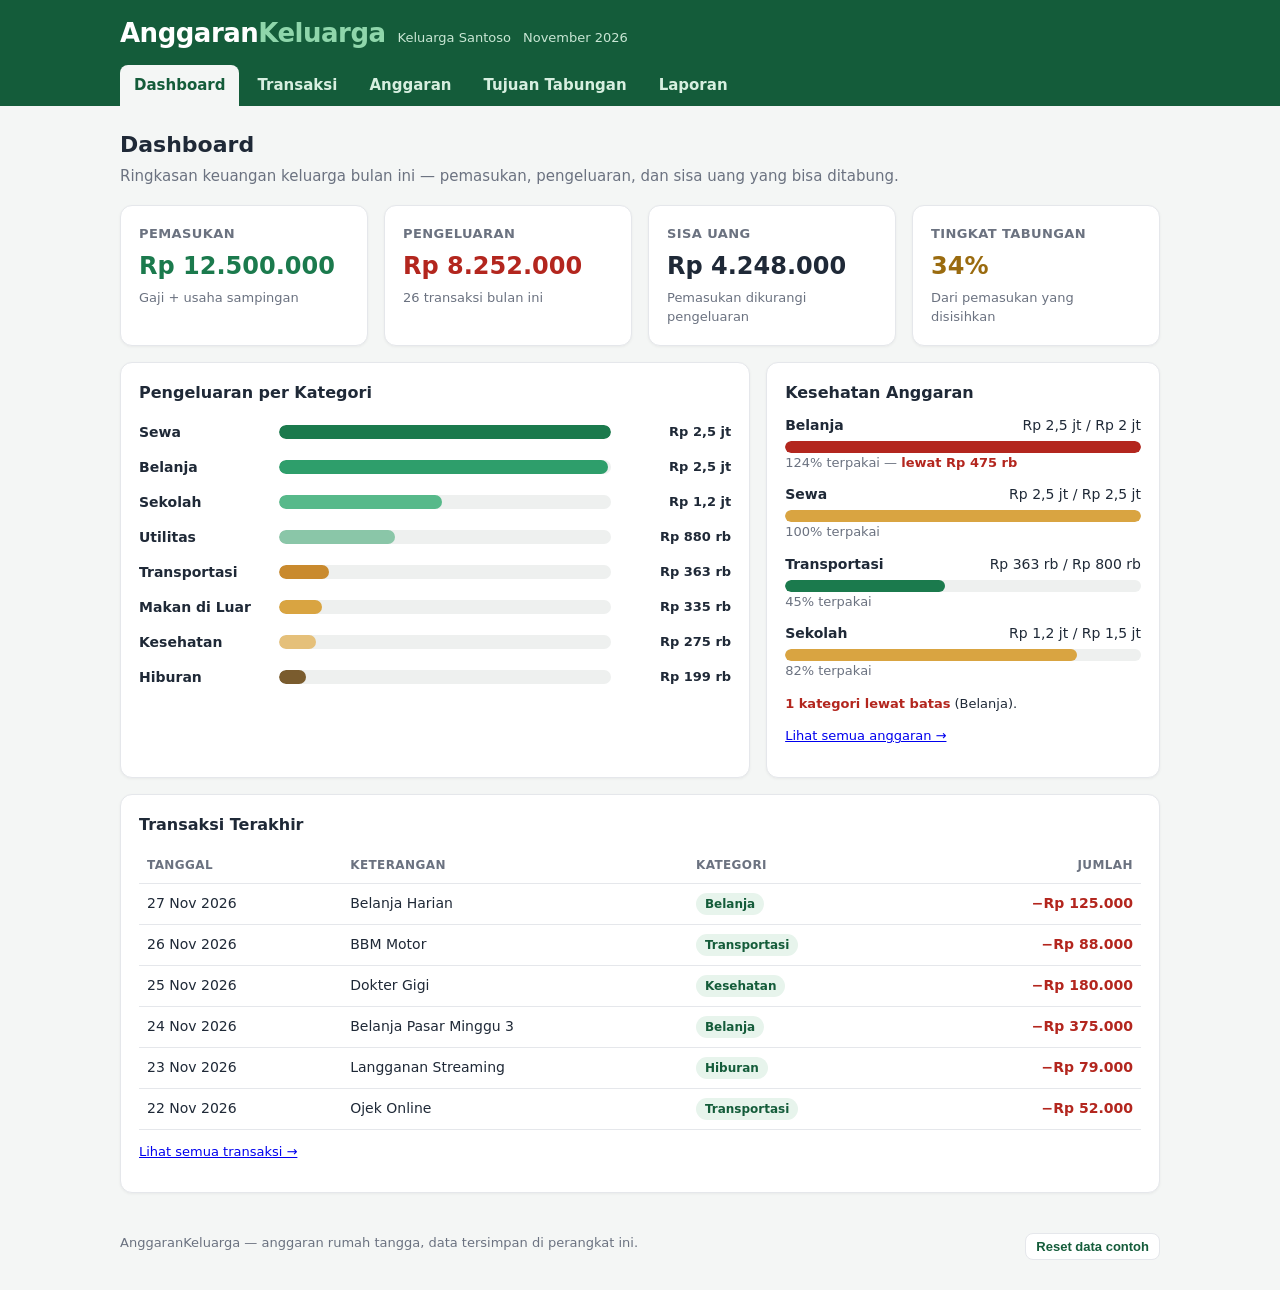
<file: app/index.html>
<!DOCTYPE html>
<html lang="id">
<head>
<meta charset="utf-8">
<meta name="viewport" content="width=device-width, initial-scale=1">
<title>Dashboard — AnggaranKeluarga</title>
<link rel="stylesheet" href="style.css">
</head>
<body>
<header class="site">
  <div class="wrap">
    <div class="brand">
      <h1>Anggaran<span>Keluarga</span></h1>
      <span class="sub" id="family-name">Keluarga Santoso</span>
      <span class="sub" id="month-label">November 2026</span>
    </div>
    <nav>
      <a href="index.html" data-page="dashboard">Dashboard</a>
      <a href="transaksi.html" data-page="transactions">Transaksi</a>
      <a href="anggaran.html" data-page="budgets">Anggaran</a>
      <a href="tujuan.html" data-page="goals">Tujuan Tabungan</a>
      <a href="laporan.html" data-page="reports">Laporan</a>
    </nav>
  </div>
</header>
<main>
  <div class="wrap">
    <h2>Dashboard</h2>
    <p class="lede">Ringkasan keuangan keluarga bulan ini — pemasukan, pengeluaran, dan sisa uang yang bisa ditabung.</p>
    <div class="grid cards" id="summary-cards"></div>
    <div class="grid two" style="margin-top:16px">
      <section class="card">
        <h3>Pengeluaran per Kategori</h3>
        <div id="category-bars"></div>
      </section>
      <section class="card">
        <h3>Kesehatan Anggaran</h3>
        <div id="budget-health"></div>
        <p class="small muted" style="margin-top:12px"><a href="anggaran.html">Lihat semua anggaran &rarr;</a></p>
      </section>
    </div>
    <section class="card" style="margin-top:16px">
      <h3>Transaksi Terakhir</h3>
      <div id="recent-list"></div>
      <p class="small muted" style="margin-top:12px"><a href="transaksi.html">Lihat semua transaksi &rarr;</a></p>
    </section>
  </div>
</main>
<footer class="site">
  <div class="wrap">
    <span>AnggaranKeluarga — anggaran rumah tangga, data tersimpan di perangkat ini.</span>
    <span><button class="btn ghost small" id="reset-data" type="button">Reset data contoh</button></span>
  </div>
</footer>
<script src="data.js"></script>
<script src="format.js"></script>
<script src="charts.js"></script>
<script src="app.js"></script>
<script src="dashboard.js"></script>
</body>
</html>
</file>
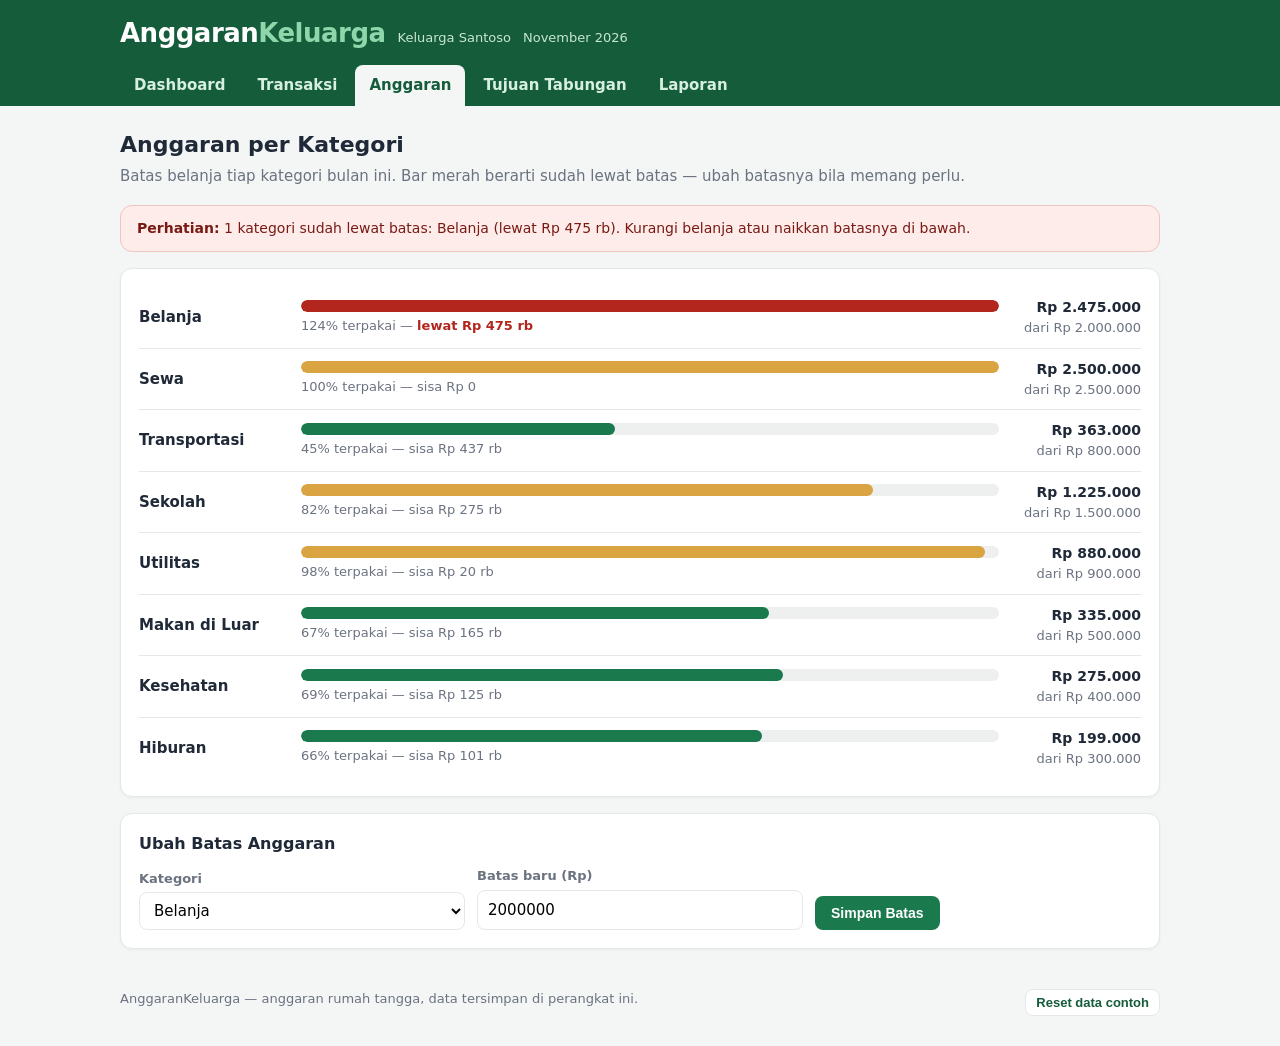
<file: app/anggaran.html>
<!DOCTYPE html>
<html lang="id">
<head>
<meta charset="utf-8">
<meta name="viewport" content="width=device-width, initial-scale=1">
<title>Anggaran — AnggaranKeluarga</title>
<link rel="stylesheet" href="style.css">
</head>
<body>
<header class="site">
  <div class="wrap">
    <div class="brand">
      <h1>Anggaran<span>Keluarga</span></h1>
      <span class="sub" id="family-name">Keluarga Santoso</span>
      <span class="sub" id="month-label">November 2026</span>
    </div>
    <nav>
      <a href="index.html" data-page="dashboard">Dashboard</a>
      <a href="transaksi.html" data-page="transactions">Transaksi</a>
      <a href="anggaran.html" data-page="budgets">Anggaran</a>
      <a href="tujuan.html" data-page="goals">Tujuan Tabungan</a>
      <a href="laporan.html" data-page="reports">Laporan</a>
    </nav>
  </div>
</header>
<main>
  <div class="wrap">
    <h2>Anggaran per Kategori</h2>
    <p class="lede">Batas belanja tiap kategori bulan ini. Bar merah berarti sudah lewat batas — ubah batasnya bila memang perlu.</p>
    <div id="over-callout"></div>
    <section class="card">
      <div id="budget-list"></div>
    </section>
    <section class="card" style="margin-top:16px">
      <h3>Ubah Batas Anggaran</h3>
      <form id="limit-form">
        <div class="form-grid">
          <div><label for="limit-category">Kategori</label><select id="limit-category"></select></div>
          <div><label for="limit-amount">Batas baru (Rp)</label><input id="limit-amount" type="number" min="0" step="50000" required></div>
          <div><button class="btn" type="submit">Simpan Batas</button></div>
        </div>
      </form>
    </section>
  </div>
</main>
<footer class="site">
  <div class="wrap">
    <span>AnggaranKeluarga — anggaran rumah tangga, data tersimpan di perangkat ini.</span>
    <span><button class="btn ghost small" id="reset-data" type="button">Reset data contoh</button></span>
  </div>
</footer>
<script src="data.js"></script>
<script src="format.js"></script>
<script src="charts.js"></script>
<script src="app.js"></script>
<script src="budgets.js"></script>
</body>
</html>
</file>
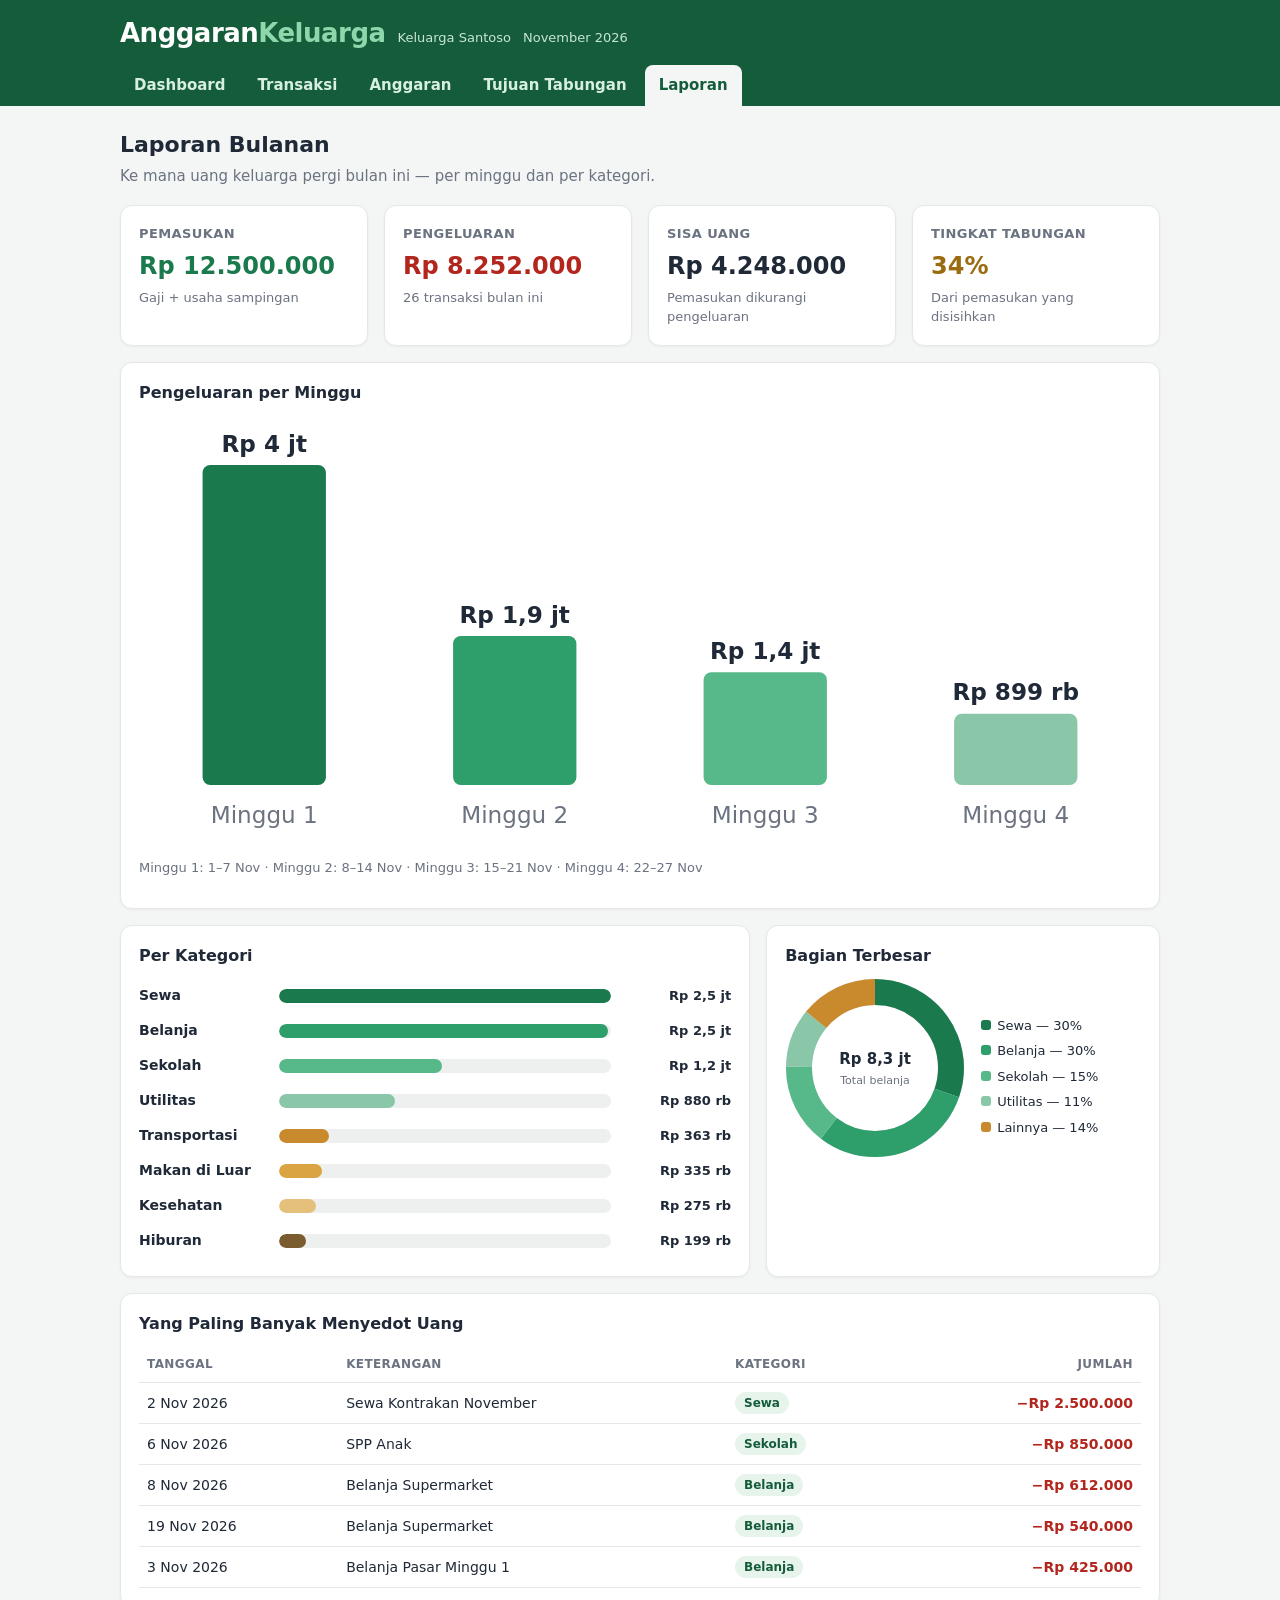
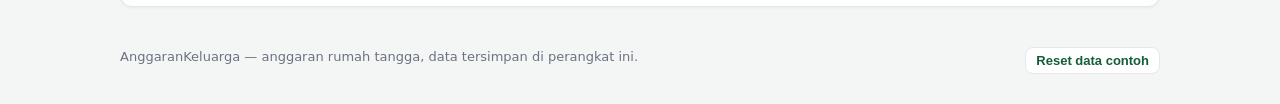
<file: app/laporan.html>
<!DOCTYPE html>
<html lang="id">
<head>
<meta charset="utf-8">
<meta name="viewport" content="width=device-width, initial-scale=1">
<title>Laporan — AnggaranKeluarga</title>
<link rel="stylesheet" href="style.css">
</head>
<body>
<header class="site">
  <div class="wrap">
    <div class="brand">
      <h1>Anggaran<span>Keluarga</span></h1>
      <span class="sub" id="family-name">Keluarga Santoso</span>
      <span class="sub" id="month-label">November 2026</span>
    </div>
    <nav>
      <a href="index.html" data-page="dashboard">Dashboard</a>
      <a href="transaksi.html" data-page="transactions">Transaksi</a>
      <a href="anggaran.html" data-page="budgets">Anggaran</a>
      <a href="tujuan.html" data-page="goals">Tujuan Tabungan</a>
      <a href="laporan.html" data-page="reports">Laporan</a>
    </nav>
  </div>
</header>
<main>
  <div class="wrap">
    <h2>Laporan Bulanan</h2>
    <p class="lede">Ke mana uang keluarga pergi bulan ini — per minggu dan per kategori.</p>
    <div class="grid cards" id="summary-cards"></div>
    <section class="card" style="margin-top:16px">
      <h3>Pengeluaran per Minggu</h3>
      <div id="weekly-chart"></div>
      <p class="small muted">Minggu 1: 1–7 Nov &middot; Minggu 2: 8–14 Nov &middot; Minggu 3: 15–21 Nov &middot; Minggu 4: 22–27 Nov</p>
    </section>
    <div class="grid two" style="margin-top:16px">
      <section class="card">
        <h3>Per Kategori</h3>
        <div id="category-bars"></div>
      </section>
      <section class="card">
        <h3>Bagian Terbesar</h3>
        <div style="display:flex;gap:16px;align-items:center;flex-wrap:wrap">
          <div id="category-donut"></div>
          <div id="category-legend" class="legend" style="flex-direction:column;align-items:flex-start"></div>
        </div>
      </section>
    </div>
    <section class="card" style="margin-top:16px">
      <h3>Yang Paling Banyak Menyedot Uang</h3>
      <div id="top-list"></div>
    </section>
  </div>
</main>
<footer class="site">
  <div class="wrap">
    <span>AnggaranKeluarga — anggaran rumah tangga, data tersimpan di perangkat ini.</span>
    <span><button class="btn ghost small" id="reset-data" type="button">Reset data contoh</button></span>
  </div>
</footer>
<script src="data.js"></script>
<script src="format.js"></script>
<script src="charts.js"></script>
<script src="app.js"></script>
<script src="reports.js"></script>
</body>
</html>
</file>
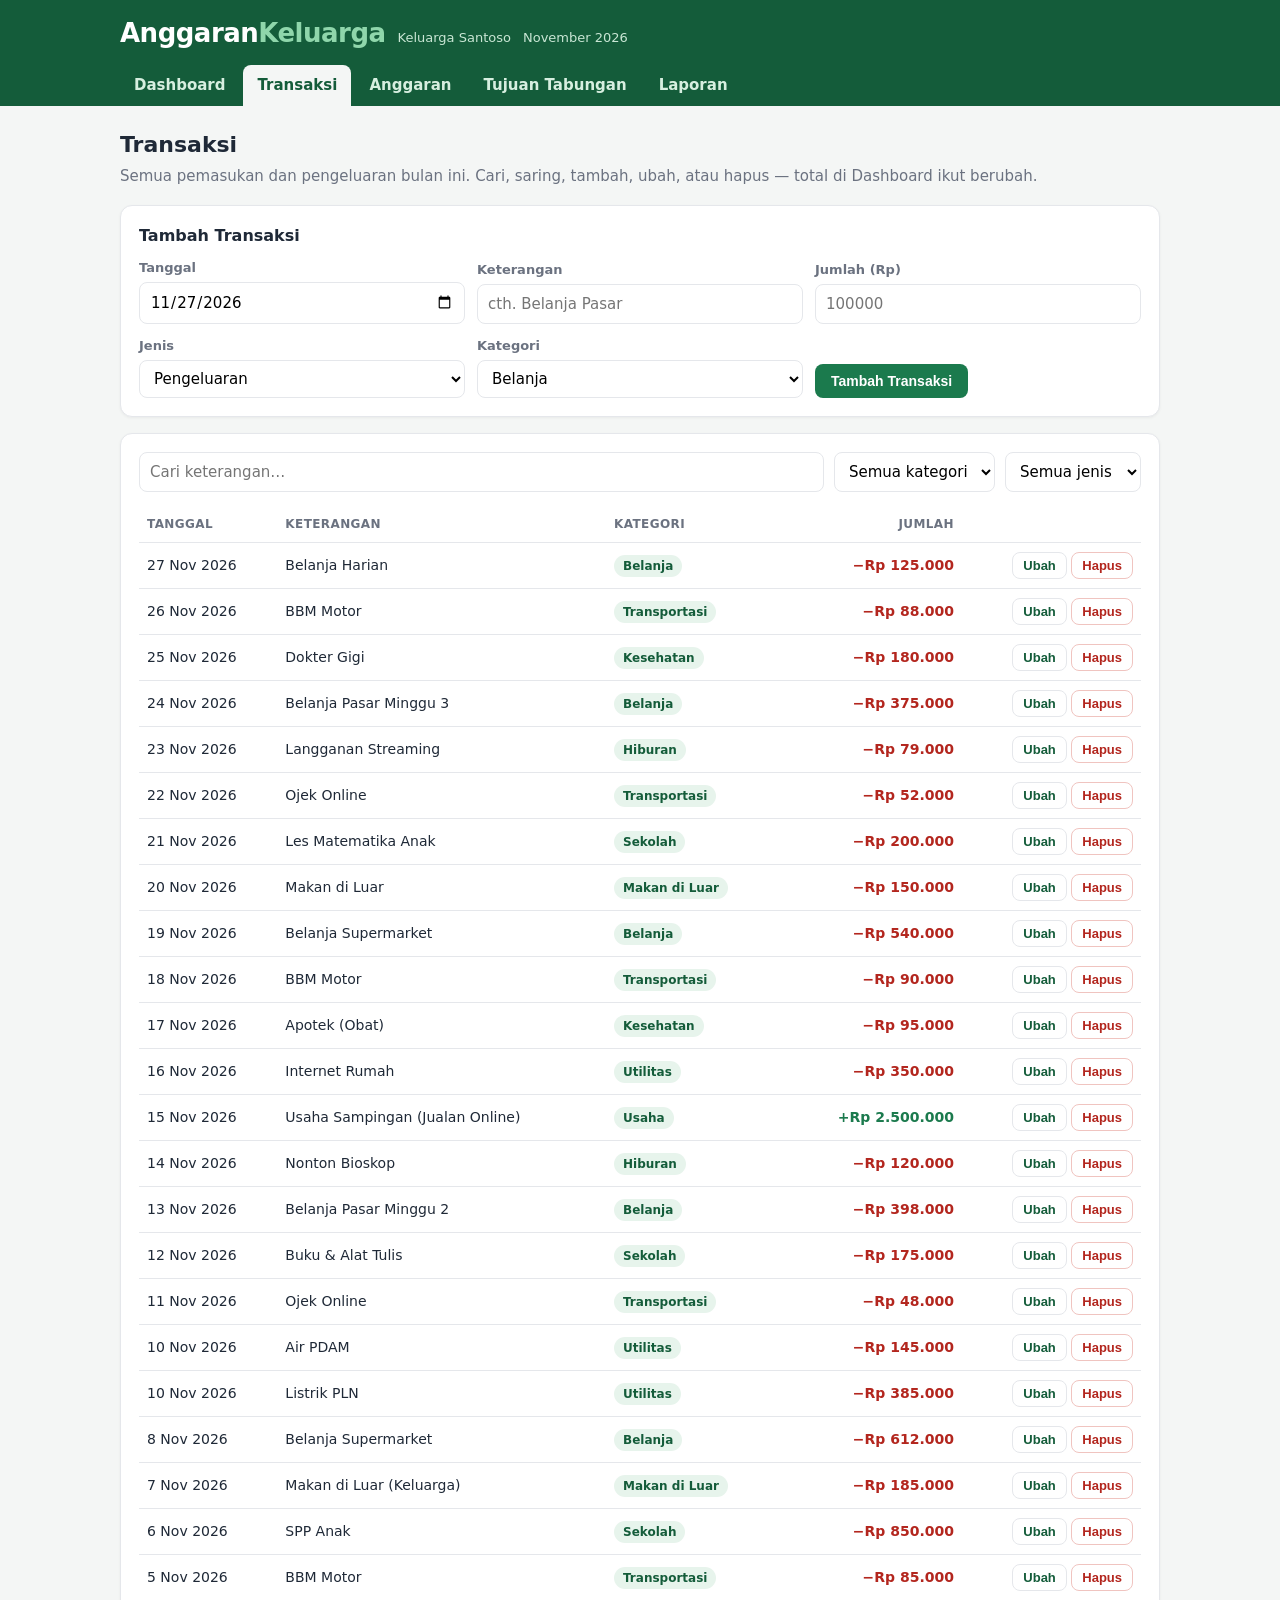
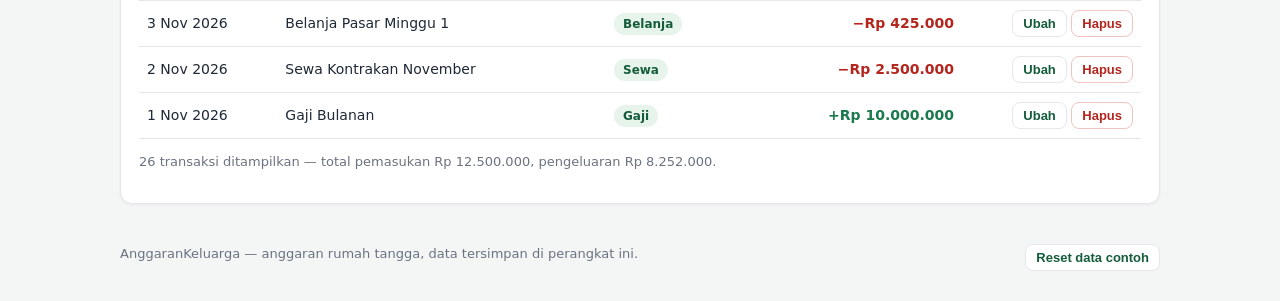
<file: app/transaksi.html>
<!DOCTYPE html>
<html lang="id">
<head>
<meta charset="utf-8">
<meta name="viewport" content="width=device-width, initial-scale=1">
<title>Transaksi — AnggaranKeluarga</title>
<link rel="stylesheet" href="style.css">
</head>
<body>
<header class="site">
  <div class="wrap">
    <div class="brand">
      <h1>Anggaran<span>Keluarga</span></h1>
      <span class="sub" id="family-name">Keluarga Santoso</span>
      <span class="sub" id="month-label">November 2026</span>
    </div>
    <nav>
      <a href="index.html" data-page="dashboard">Dashboard</a>
      <a href="transaksi.html" data-page="transactions">Transaksi</a>
      <a href="anggaran.html" data-page="budgets">Anggaran</a>
      <a href="tujuan.html" data-page="goals">Tujuan Tabungan</a>
      <a href="laporan.html" data-page="reports">Laporan</a>
    </nav>
  </div>
</header>
<main>
  <div class="wrap">
    <h2>Transaksi</h2>
    <p class="lede">Semua pemasukan dan pengeluaran bulan ini. Cari, saring, tambah, ubah, atau hapus — total di Dashboard ikut berubah.</p>
    <section class="card" style="margin-bottom:16px">
      <h3>Tambah Transaksi</h3>
      <form id="add-form">
        <div class="form-grid">
          <div><label for="f-date">Tanggal</label><input id="f-date" type="date" value="2026-11-27" required></div>
          <div><label for="f-desc">Keterangan</label><input id="f-desc" type="text" placeholder="cth. Belanja Pasar" required></div>
          <div><label for="f-amount">Jumlah (Rp)</label><input id="f-amount" type="number" min="1" step="1000" placeholder="100000" required></div>
          <div><label for="f-type">Jenis</label>
            <select id="f-type"><option value="expense">Pengeluaran</option><option value="income">Pemasukan</option></select>
          </div>
          <div><label for="f-category">Kategori</label><select id="f-category"></select></div>
          <div><button class="btn" type="submit" id="submit-btn">Tambah Transaksi</button></div>
        </div>
        <p class="small muted" id="edit-note" hidden>Sedang mengubah transaksi — <button type="button" class="btn ghost small" id="cancel-edit">Batalkan</button></p>
      </form>
    </section>
    <section class="card">
      <div class="toolbar">
        <input class="grow" id="search" type="search" placeholder="Cari keterangan…">
        <select id="filter-category"><option value="">Semua kategori</option></select>
        <select id="filter-type">
          <option value="">Semua jenis</option>
          <option value="expense">Pengeluaran</option>
          <option value="income">Pemasukan</option>
        </select>
      </div>
      <div id="table-wrap"></div>
      <p class="small muted" id="table-count"></p>
    </section>
  </div>
</main>
<footer class="site">
  <div class="wrap">
    <span>AnggaranKeluarga — anggaran rumah tangga, data tersimpan di perangkat ini.</span>
    <span><button class="btn ghost small" id="reset-data" type="button">Reset data contoh</button></span>
  </div>
</footer>
<script src="data.js"></script>
<script src="format.js"></script>
<script src="charts.js"></script>
<script src="app.js"></script>
<script src="transactions.js"></script>
</body>
</html>
</file>
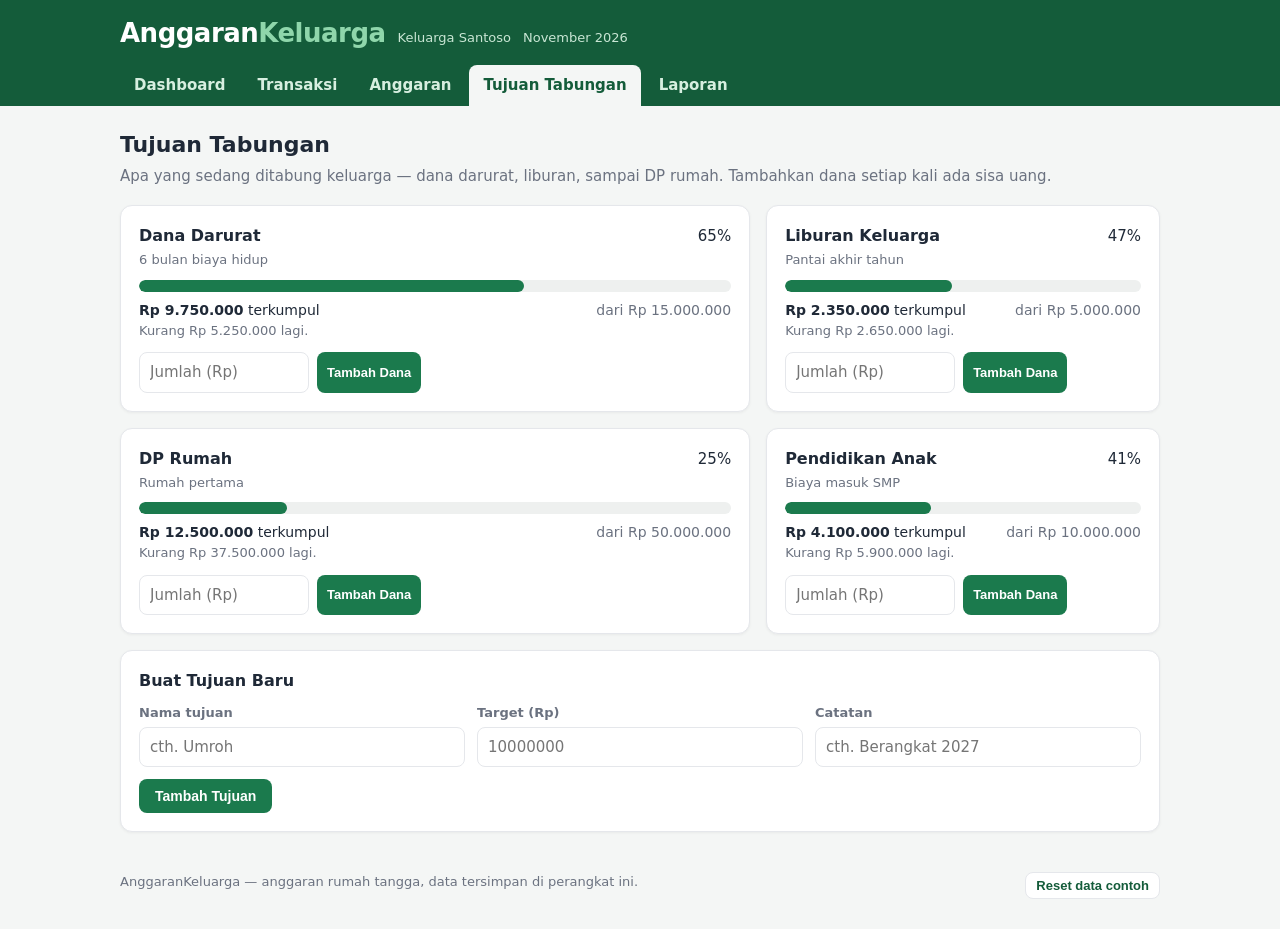
<file: app/tujuan.html>
<!DOCTYPE html>
<html lang="id">
<head>
<meta charset="utf-8">
<meta name="viewport" content="width=device-width, initial-scale=1">
<title>Tujuan Tabungan — AnggaranKeluarga</title>
<link rel="stylesheet" href="style.css">
</head>
<body>
<header class="site">
  <div class="wrap">
    <div class="brand">
      <h1>Anggaran<span>Keluarga</span></h1>
      <span class="sub" id="family-name">Keluarga Santoso</span>
      <span class="sub" id="month-label">November 2026</span>
    </div>
    <nav>
      <a href="index.html" data-page="dashboard">Dashboard</a>
      <a href="transaksi.html" data-page="transactions">Transaksi</a>
      <a href="anggaran.html" data-page="budgets">Anggaran</a>
      <a href="tujuan.html" data-page="goals">Tujuan Tabungan</a>
      <a href="laporan.html" data-page="reports">Laporan</a>
    </nav>
  </div>
</header>
<main>
  <div class="wrap">
    <h2>Tujuan Tabungan</h2>
    <p class="lede">Apa yang sedang ditabung keluarga — dana darurat, liburan, sampai DP rumah. Tambahkan dana setiap kali ada sisa uang.</p>
    <div class="grid two" id="goal-list"></div>
    <section class="card" style="margin-top:16px">
      <h3>Buat Tujuan Baru</h3>
      <form id="goal-form">
        <div class="form-grid">
          <div><label for="g-name">Nama tujuan</label><input id="g-name" type="text" placeholder="cth. Umroh" required></div>
          <div><label for="g-target">Target (Rp)</label><input id="g-target" type="number" min="1" step="100000" placeholder="10000000" required></div>
          <div><label for="g-note">Catatan</label><input id="g-note" type="text" placeholder="cth. Berangkat 2027"></div>
          <div><button class="btn" type="submit">Tambah Tujuan</button></div>
        </div>
      </form>
    </section>
  </div>
</main>
<footer class="site">
  <div class="wrap">
    <span>AnggaranKeluarga — anggaran rumah tangga, data tersimpan di perangkat ini.</span>
    <span><button class="btn ghost small" id="reset-data" type="button">Reset data contoh</button></span>
  </div>
</footer>
<script src="data.js"></script>
<script src="format.js"></script>
<script src="charts.js"></script>
<script src="app.js"></script>
<script src="goals.js"></script>
</body>
</html>
</file>
<file: app/style.css>
/* style.css — one job: how AnggaranKeluarga looks.
   System fonts only (no network), one palette, cards and tables
   that read at a glance on a desktop and on a phone. */
:root {
  --green: #1b7a4d;
  --green-dark: #145c3a;
  --green-soft: #e7f4ec;
  --ink: #1f2937;
  --muted: #6b7280;
  --line: #e5e7eb;
  --card: #ffffff;
  --bg: #f4f6f5;
  --red: #b3261e;
  --red-soft: #fdecea;
  --amber: #9a6b0f;
  --amber-soft: #fdf3dd;
  --radius: 12px;
}
* { box-sizing: border-box; }
body {
  margin: 0;
  background: var(--bg);
  color: var(--ink);
  font-family: system-ui, -apple-system, "Segoe UI", Roboto, Arial, sans-serif;
  font-size: 15px;
  line-height: 1.5;
}
header.site {
  background: var(--green-dark);
  color: #fff;
  padding: 14px 0 0;
}
.wrap { max-width: 1080px; margin: 0 auto; padding: 0 20px; }
.brand { display: flex; align-items: baseline; gap: 12px; flex-wrap: wrap; }
.brand h1 { margin: 0; font-size: 26px; letter-spacing: -0.5px; }
.brand h1 span { color: #8fd6ab; }
.brand .sub { color: #c9e6d4; font-size: 13px; }
nav {
  display: flex; gap: 4px; margin-top: 12px; overflow-x: auto;
}
nav a {
  color: #d7efe0; text-decoration: none; padding: 9px 14px;
  border-radius: 8px 8px 0 0; font-weight: 600; white-space: nowrap;
}
nav a:hover { background: rgba(255,255,255,.12); color: #fff; }
nav a.active { background: var(--bg); color: var(--green-dark); }
main { padding: 22px 0 40px; }
h2 { margin: 0 0 4px; font-size: 22px; }
.lede { color: var(--muted); margin: 0 0 18px; }
.grid { display: grid; gap: 16px; }
.grid.cards { grid-template-columns: repeat(4, 1fr); }
.grid.two { grid-template-columns: 1.6fr 1fr; }
.card {
  background: var(--card); border: 1px solid var(--line);
  border-radius: var(--radius); padding: 18px;
  box-shadow: 0 1px 3px rgba(0,0,0,.05);
}
.card h3 { margin: 0 0 10px; font-size: 16px; }
.card-label { color: var(--muted); font-size: 13px; font-weight: 600; text-transform: uppercase; letter-spacing: .4px; }
.card-value { font-size: 24px; font-weight: 800; margin: 4px 0; }
.card-note { color: var(--muted); font-size: 13px; }
.summary-in .card-value { color: var(--green); }
.summary-out .card-value { color: var(--red); }
.summary-left .card-value { color: var(--ink); }
.summary-rate .card-value { color: var(--amber); }
.muted { color: var(--muted); }
.small { font-size: 13px; }
.right { text-align: right; }
table { width: 100%; border-collapse: collapse; font-size: 14px; }
th, td { padding: 9px 8px; border-bottom: 1px solid var(--line); text-align: left; }
th { color: var(--muted); font-size: 12px; text-transform: uppercase; letter-spacing: .4px; }
td.num, th.num { text-align: right; font-variant-numeric: tabular-nums; }
tr.expense td.amount { color: var(--red); font-weight: 600; }
tr.income td.amount { color: var(--green); font-weight: 600; }
.tag {
  display: inline-block; padding: 2px 9px; border-radius: 999px;
  background: var(--green-soft); color: var(--green-dark);
  font-size: 12px; font-weight: 600;
}
.btn {
  display: inline-block; border: 0; border-radius: 8px; cursor: pointer;
  background: var(--green); color: #fff; font-weight: 700;
  padding: 9px 16px; font-size: 14px;
}
.btn:hover { background: var(--green-dark); }
.btn.ghost { background: #fff; color: var(--green-dark); border: 1px solid var(--line); }
.btn.danger { background: #fff; color: var(--red); border: 1px solid #f0c4c0; }
.btn.small { padding: 5px 10px; font-size: 13px; }
input, select {
  font: inherit; padding: 8px 10px; border: 1px solid var(--line);
  border-radius: 8px; background: #fff; width: 100%;
}
label { display: block; font-size: 13px; font-weight: 600; color: var(--muted); margin-bottom: 4px; }
.form-grid { display: grid; grid-template-columns: repeat(3, 1fr); gap: 12px; align-items: end; }
.toolbar { display: flex; gap: 10px; flex-wrap: wrap; margin-bottom: 14px; }
.toolbar .grow { flex: 1; min-width: 160px; }
.toolbar select, .toolbar input { width: auto; }
.bar { height: 12px; background: #eef0ef; border-radius: 999px; overflow: hidden; }
.bar > div { height: 100%; border-radius: 999px; background: var(--green); }
.bar.over > div { background: var(--red); }
.bar.near > div { background: #d9a441; }
.budget-row { display: grid; grid-template-columns: 150px 1fr 130px; gap: 12px; align-items: center; padding: 10px 0; border-bottom: 1px solid var(--line); }
.budget-row:last-child { border-bottom: 0; }
.budget-name { font-weight: 700; }
.budget-nums { text-align: right; font-size: 13px; }
.budget-nums b { display: block; font-size: 14px; }
.over-text { color: var(--red); font-weight: 700; }
.ok-text { color: var(--green); font-weight: 700; }
.goal-head { display: flex; justify-content: space-between; gap: 10px; align-items: baseline; }
.goal-head b { font-size: 16px; }
.goal-meta { color: var(--muted); font-size: 13px; margin: 2px 0 10px; }
.goal-actions { display: flex; gap: 8px; margin-top: 12px; }
.goal-actions input { max-width: 170px; }
.hbar-row { display: grid; grid-template-columns: 130px 1fr 110px; gap: 10px; align-items: center; padding: 7px 0; }
.hbar-label { font-weight: 600; font-size: 14px; }
.hbar-track { height: 14px; background: #eef0ef; border-radius: 999px; overflow: hidden; }
.hbar-fill { height: 100%; border-radius: 999px; }
.hbar-value { text-align: right; font-size: 13px; font-weight: 600; font-variant-numeric: tabular-nums; }
.legend { display: flex; flex-wrap: wrap; gap: 6px 16px; margin-top: 10px; font-size: 13px; }
.legend span::before { content: ""; display: inline-block; width: 10px; height: 10px; border-radius: 3px; margin-right: 6px; background: var(--dot, #999); }
.callout {
  background: var(--amber-soft); border: 1px solid #f0dcb0; color: #6b4e08;
  border-radius: var(--radius); padding: 12px 16px; margin-bottom: 16px; font-size: 14px;
}
.callout.bad { background: var(--red-soft); border-color: #f0c4c0; color: #7a1a14; }
footer.site { color: var(--muted); font-size: 13px; padding: 0 0 30px; }
footer.site .wrap { display: flex; justify-content: space-between; gap: 12px; flex-wrap: wrap; }
@media (max-width: 860px) {
  .grid.cards { grid-template-columns: repeat(2, 1fr); }
  .grid.two { grid-template-columns: 1fr; }
  .form-grid { grid-template-columns: 1fr 1fr; }
  .budget-row { grid-template-columns: 110px 1fr 100px; }
  .card-value { font-size: 20px; }
}
@media (max-width: 520px) {
  .grid.cards { grid-template-columns: 1fr; }
  .form-grid { grid-template-columns: 1fr; }
  .brand h1 { font-size: 22px; }
  table { font-size: 13px; }
  .hbar-row { grid-template-columns: 100px 1fr 90px; }
}
</file>
